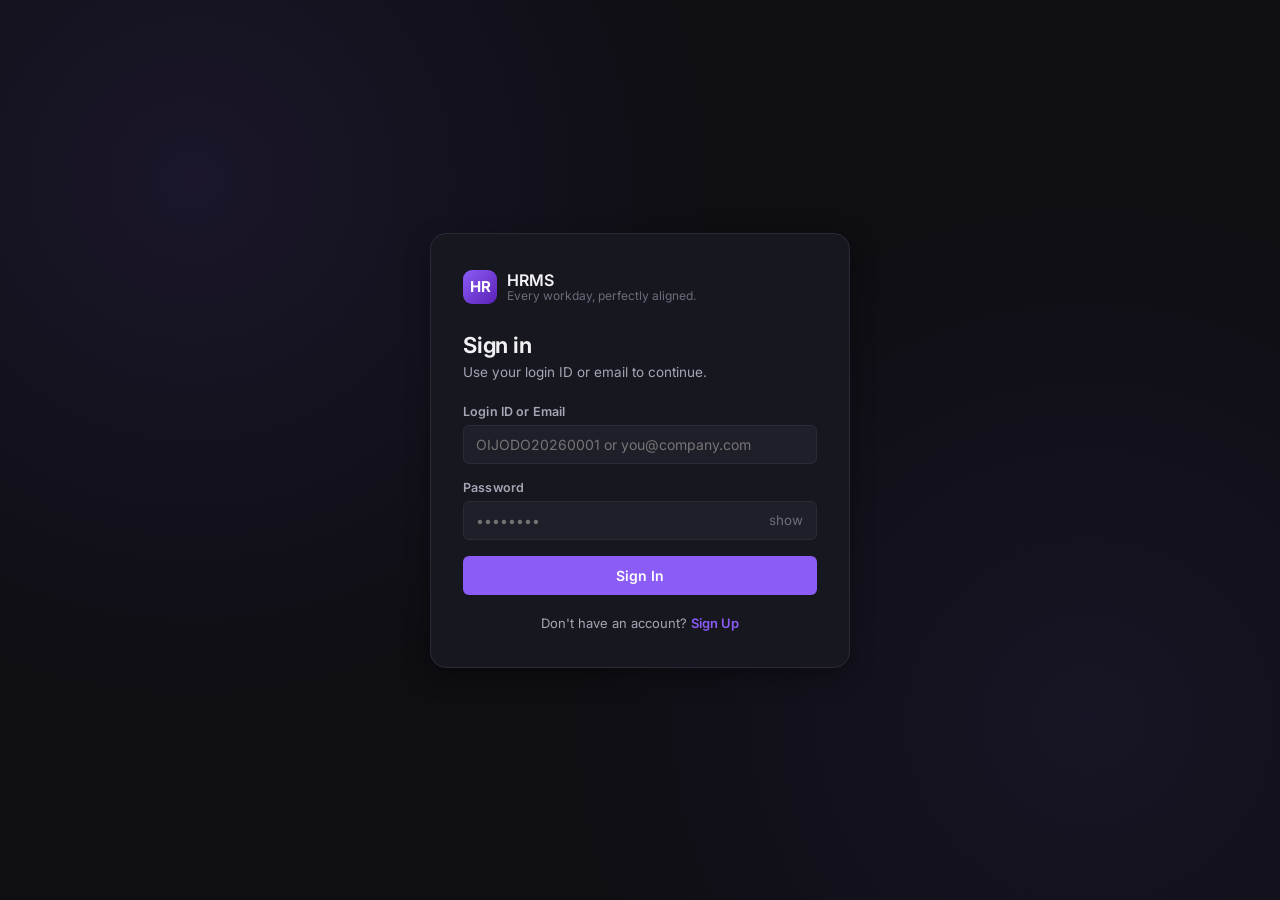
<file: frontend/index.html>
<!DOCTYPE html>
<html lang="en">
<head>
<meta charset="UTF-8">
<meta name="viewport" content="width=device-width, initial-scale=1.0">
<title>Sign In · HRMS</title>
<link rel="preconnect" href="https://fonts.googleapis.com">
<link href="https://fonts.googleapis.com/css2?family=Inter:wght@400;500;600;650;700&display=swap" rel="stylesheet">
<link rel="stylesheet" href="css/style.css">
</head>
<body>
  <div class="centered-shell">
    <div class="auth-card">
      <div class="brand-row">
        <div class="brand-mark">HR</div>
        <div>
          <div class="brand-name">HRMS</div>
          <div class="brand-tagline">Every workday, perfectly aligned.</div>
        </div>
      </div>

      <h1 class="page-title">Sign in</h1>
      <p class="subtitle">Use your login ID or email to continue.</p>

      <div class="banner" id="banner"></div>

      <form id="loginForm" novalidate>
        <div class="field">
          <label for="login">Login ID or Email</label>
          <input type="text" id="login" autocomplete="username" placeholder="OIJODO20260001 or you@company.com" required>
          <div class="error-text" id="loginError">Please enter your login ID or email.</div>
        </div>
        <div class="field">
          <label for="password">Password</label>
          <div class="password-wrap">
            <input type="password" id="password" autocomplete="current-password" placeholder="••••••••" required>
            <button type="button" class="password-toggle" id="togglePw">show</button>
          </div>
          <div class="error-text" id="passwordError">Please enter your password.</div>
        </div>
        <button type="submit" class="btn btn-primary" id="submitBtn">Sign In</button>
      </form>

      <div class="form-footer">
        Don't have an account? <button class="link-btn" onclick="window.location.href='signup.html'">Sign Up</button>
      </div>
    </div>
  </div>

  <script src="js/api.js"></script>
  <script>
    if (Auth.getToken()) window.location.href = "dashboard.html";

    const form = document.getElementById("loginForm");
    const banner = document.getElementById("banner");
    const submitBtn = document.getElementById("submitBtn");

    document.getElementById("togglePw").addEventListener("click", (e) => {
      const input = document.getElementById("password");
      const isPw = input.type === "password";
      input.type = isPw ? "text" : "password";
      e.target.textContent = isPw ? "hide" : "show";
    });

    function validateField(inputId, errorId, isValid) {
      const input = document.getElementById(inputId);
      const error = document.getElementById(errorId);
      input.classList.toggle("invalid", !isValid);
      error.classList.toggle("show", !isValid);
      return isValid;
    }

    form.addEventListener("submit", async (e) => {
      e.preventDefault();
      hideBanner(banner);

      const login = document.getElementById("login").value.trim();
      const password = document.getElementById("password").value;

      const loginOk = validateField("login", "loginError", login.length > 0);
      const pwOk = validateField("password", "passwordError", password.length > 0);
      if (!loginOk || !pwOk) return;

      submitBtn.disabled = true;
      submitBtn.textContent = "Signing in…";
      try {
        const data = await api.post("/api/auth/login", { login, password });
        Auth.setSession(data.access_token, {
          role: data.role,
          login_id: data.login_id,
          full_name: data.full_name,
          must_change_password: data.must_change_password,
          company_name: data.company_name,
          company_logo_url: data.company_logo_url,
        });
        window.location.href = data.must_change_password ? "change-password.html" : "dashboard.html";
      } catch (err) {
        showBanner(banner, err.message, "error");
      } finally {
        submitBtn.disabled = false;
        submitBtn.textContent = "Sign In";
      }
    });
  </script>
</body>
</html>
</file>
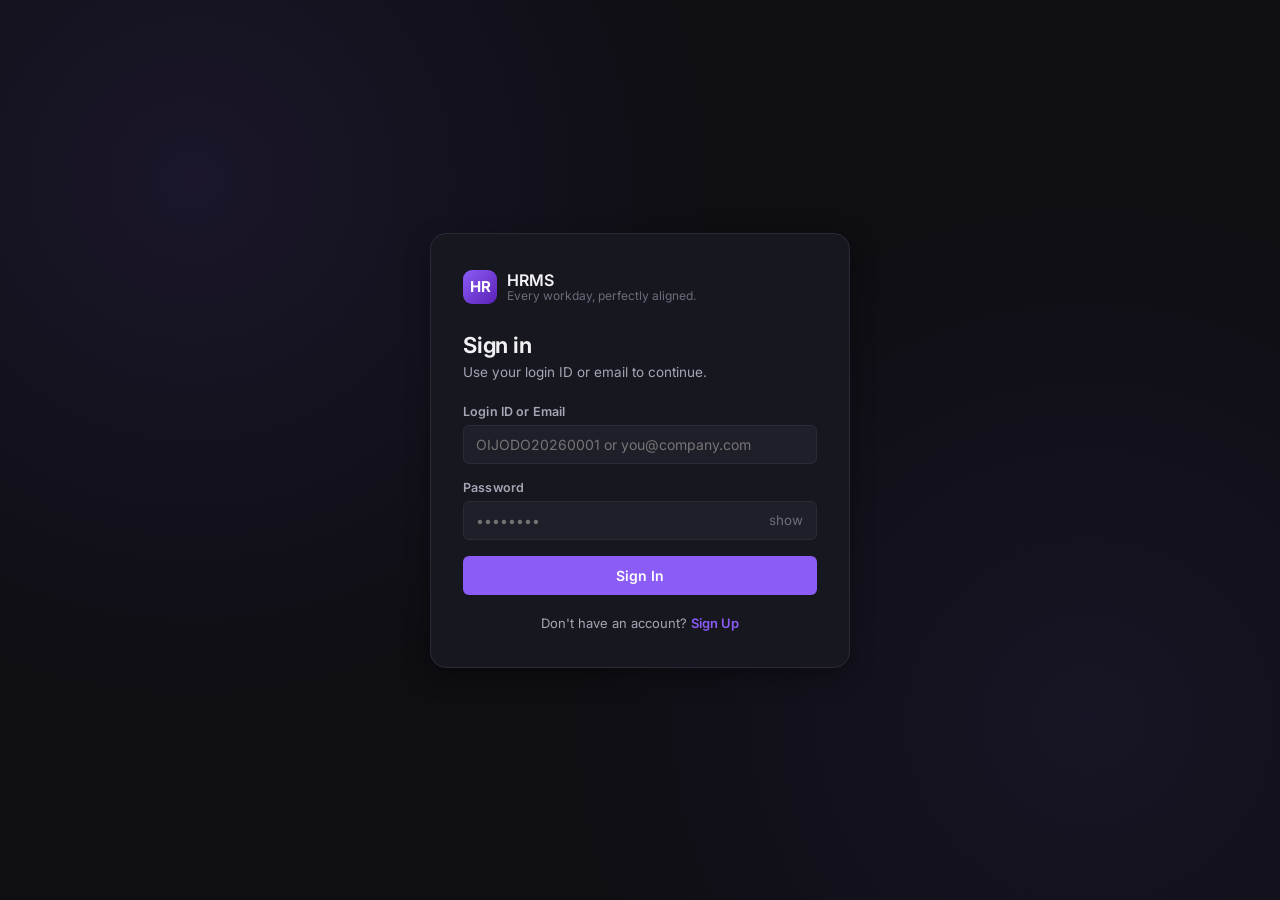
<file: frontend/attendance.html>
<!DOCTYPE html>
<html lang="en">
<head>
<meta charset="UTF-8">
<meta name="viewport" content="width=device-width, initial-scale=1.0">
<title>Attendance · HRMS</title>
<link rel="preconnect" href="https://fonts.googleapis.com">
<link href="https://fonts.googleapis.com/css2?family=Inter:wght@400;500;600;650;700&display=swap" rel="stylesheet">
<link rel="stylesheet" href="css/style.css">
</head>
<body>
  <div id="topbar-mount"></div>

  <div class="page-wrap">
    <div class="page-head">
      <div>
        <h1 class="page-title">Attendance</h1>
        <p class="subtitle mt-0" id="pageSubtitle">Loading…</p>
      </div>
      <div style="display:flex; gap:10px; align-items:center;">
        <button class="btn-icon" id="prevBtn">←</button>
        <span id="dateLabel" style="font-weight:600; font-size:13.5px; min-width:150px; text-align:center;"></span>
        <button class="btn-icon" id="nextBtn">→</button>
      </div>
    </div>

    <div class="stat-row" id="statRow"></div>

    <div class="panel">
      <table class="data-table">
        <thead id="tableHead"></thead>
        <tbody id="tableBody">
          <tr><td colspan="6"><div class="skeleton" style="height:40px;"></div></td></tr>
        </tbody>
      </table>
    </div>
  </div>

  <script src="js/api.js"></script>
  <script src="js/shell.js"></script>
  <script>
    const session = renderShell("attendance");
    const isAdmin = session.role === "admin";
    let cursorDate = new Date();

    document.getElementById("pageSubtitle").textContent = isAdmin
      ? "Everyone's check-in/check-out for the selected day."
      : "Your day-wise attendance for the selected month.";

    document.getElementById("prevBtn").addEventListener("click", () => {
      if (isAdmin) cursorDate.setDate(cursorDate.getDate() - 1);
      else cursorDate.setMonth(cursorDate.getMonth() - 1);
      load();
    });
    document.getElementById("nextBtn").addEventListener("click", () => {
      if (isAdmin) cursorDate.setDate(cursorDate.getDate() + 1);
      else cursorDate.setMonth(cursorDate.getMonth() + 1);
      load();
    });

    async function load() {
      if (isAdmin) await loadAdminView(); else await loadSelfView();
    }

    async function loadAdminView() {
      document.getElementById("dateLabel").textContent = cursorDate.toLocaleDateString("en-IN", { day: "2-digit", month: "short", year: "numeric" });
      document.getElementById("tableHead").innerHTML = `<tr><th>Employee</th><th>Check In</th><th>Check Out</th><th>Status</th><th>Work Hours</th><th>Extra Hours</th></tr>`;
      const dateStr = cursorDate.toISOString().slice(0, 10);
      try {
        const rows = await api.get(`/api/attendance/all?work_date=${dateStr}`);
        renderStats(rows);
        renderBody(rows, true);
      } catch (err) {
        document.getElementById("tableBody").innerHTML = `<tr><td colspan="6"><div class="empty-state">${err.message}</div></td></tr>`;
      }
    }

    async function loadSelfView() {
      document.getElementById("dateLabel").textContent = cursorDate.toLocaleDateString("en-IN", { month: "long", year: "numeric" });
      document.getElementById("tableHead").innerHTML = `<tr><th>Date</th><th>Check In</th><th>Check Out</th><th>Status</th><th>Work Hours</th><th>Extra Hours</th></tr>`;
      try {
        const rows = await api.get(`/api/attendance/me?month=${cursorDate.getMonth() + 1}&year=${cursorDate.getFullYear()}`);
        renderStats(rows);
        renderBody(rows, false);
      } catch (err) {
        document.getElementById("tableBody").innerHTML = `<tr><td colspan="6"><div class="empty-state">${err.message}</div></td></tr>`;
      }
    }

    function renderStats(rows) {
      const present = rows.filter(r => r.status === "present").length;
      const halfDay = rows.filter(r => r.status === "half_day").length;
      const leave = rows.filter(r => r.status === "leave").length;
      const totalHours = rows.reduce((sum, r) => sum + (r.work_hours || 0), 0);
      document.getElementById("statRow").innerHTML = `
        <div class="stat-card"><div class="val">${present}</div><div class="lbl">Days Present</div></div>
        <div class="stat-card"><div class="val">${halfDay}</div><div class="lbl">Half Days</div></div>
        <div class="stat-card"><div class="val">${leave}</div><div class="lbl">On Leave</div></div>
        <div class="stat-card"><div class="val">${totalHours.toFixed(1)}h</div><div class="lbl">Total Work Hours</div></div>
      `;
    }

    function renderBody(rows, isAdminView) {
      const body = document.getElementById("tableBody");
      if (!rows.length) {
        body.innerHTML = `<tr><td colspan="6"><div class="empty-state"><div class="icon">🗓️</div>No attendance records for this ${isAdminView ? 'day' : 'month'} yet.</div></td></tr>`;
        return;
      }
      body.innerHTML = rows.map(r => `
        <tr>
          <td>${isAdminView ? r.employee_name : fmtDate(r.work_date)}</td>
          <td>${fmtTime(r.check_in)}</td>
          <td>${fmtTime(r.check_out)}</td>
          <td><span class="badge ${r.status}">${r.status.replace('_', ' ')}</span></td>
          <td>${r.work_hours}h</td>
          <td>${r.extra_hours}h</td>
        </tr>
      `).join("");
    }

    load();
  </script>
</body>
</html>
</file>
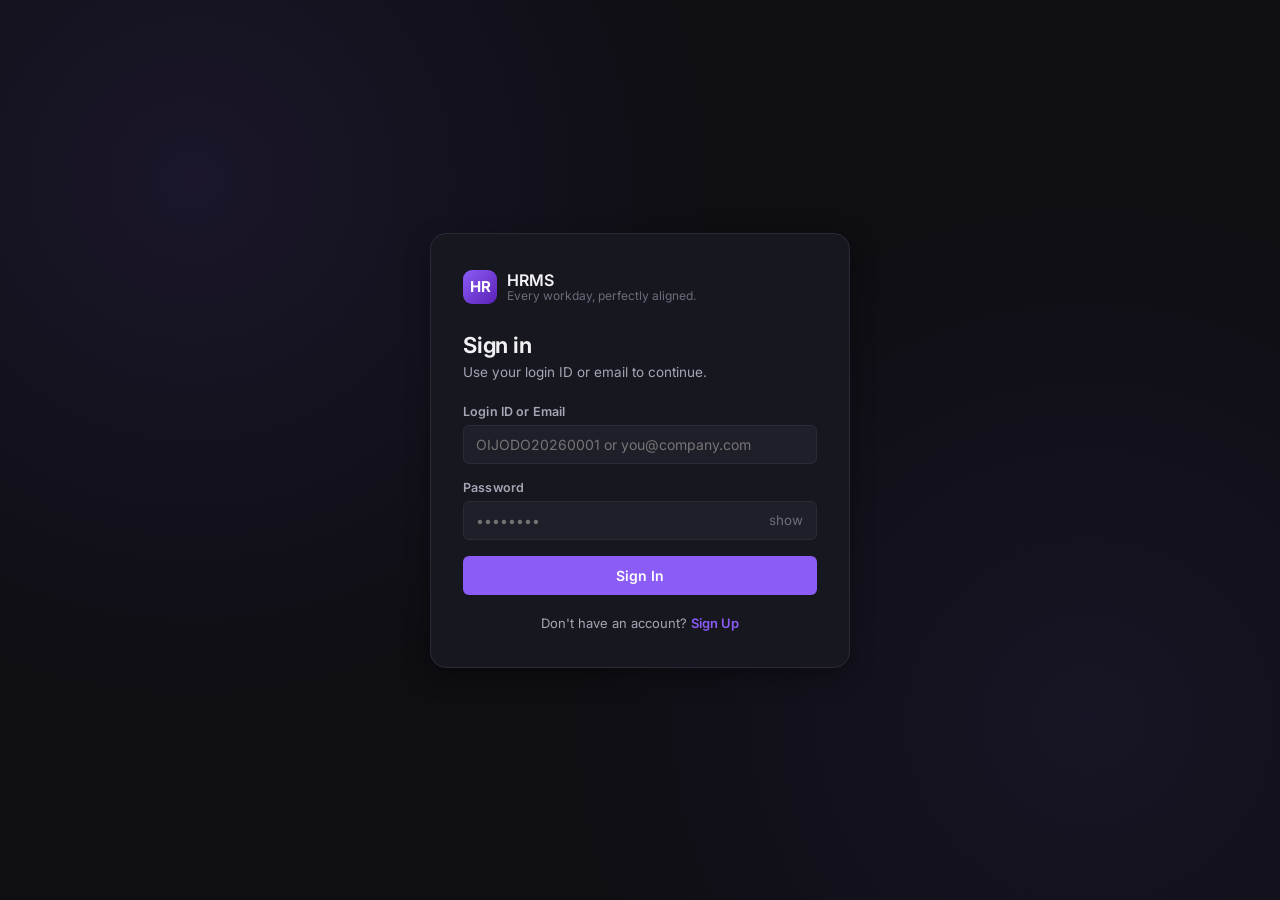
<file: frontend/change-password.html>
<!DOCTYPE html>
<html lang="en">
<head>
<meta charset="UTF-8">
<meta name="viewport" content="width=device-width, initial-scale=1.0">
<title>Set New Password · HRMS</title>
<link rel="preconnect" href="https://fonts.googleapis.com">
<link href="https://fonts.googleapis.com/css2?family=Inter:wght@400;500;600;650;700&display=swap" rel="stylesheet">
<link rel="stylesheet" href="css/style.css">
</head>
<body>
  <div class="centered-shell">
    <div class="auth-card">
      <div class="brand-row">
        <div class="brand-mark">HR</div>
        <div>
          <div class="brand-name">HRMS</div>
        </div>
      </div>
      <h1 class="page-title">Set a new password</h1>
      <p class="subtitle">You're using a system-generated password. Set your own before continuing.</p>

      <div class="banner" id="banner"></div>

      <form id="pwForm" novalidate>
        <div class="field">
          <label for="oldPassword">Current (temporary) password</label>
          <input type="password" id="oldPassword" required>
        </div>
        <div class="field">
          <label for="newPassword">New password</label>
          <input type="password" id="newPassword" required>
          <p class="helper-text">Must be 8+ characters, with at least one uppercase letter and one number.</p>
        </div>
        <button type="submit" class="btn btn-primary" id="submitBtn">Update Password</button>
      </form>
    </div>
  </div>

  <script src="js/api.js"></script>
  <script>
    Auth.requireLogin();
    const form = document.getElementById("pwForm");
    const banner = document.getElementById("banner");
    const submitBtn = document.getElementById("submitBtn");

    form.addEventListener("submit", async (e) => {
      e.preventDefault();
      hideBanner(banner);
      const old_password = document.getElementById("oldPassword").value;
      const new_password = document.getElementById("newPassword").value;

      if (!(new_password.length >= 8 && /[A-Z]/.test(new_password) && /[0-9]/.test(new_password))) {
        showBanner(banner, "New password must be 8+ characters with an uppercase letter and a number.", "error");
        return;
      }

      submitBtn.disabled = true;
      try {
        await api.post("/api/auth/change-password", { old_password, new_password });
        const session = Auth.getSession();
        session.must_change_password = false;
        localStorage.setItem("hrms_session", JSON.stringify(session));
        toast("Password updated.", "success");
        window.location.href = "dashboard.html";
      } catch (err) {
        showBanner(banner, err.message, "error");
      } finally {
        submitBtn.disabled = false;
      }
    });
  </script>
</body>
</html>
</file>
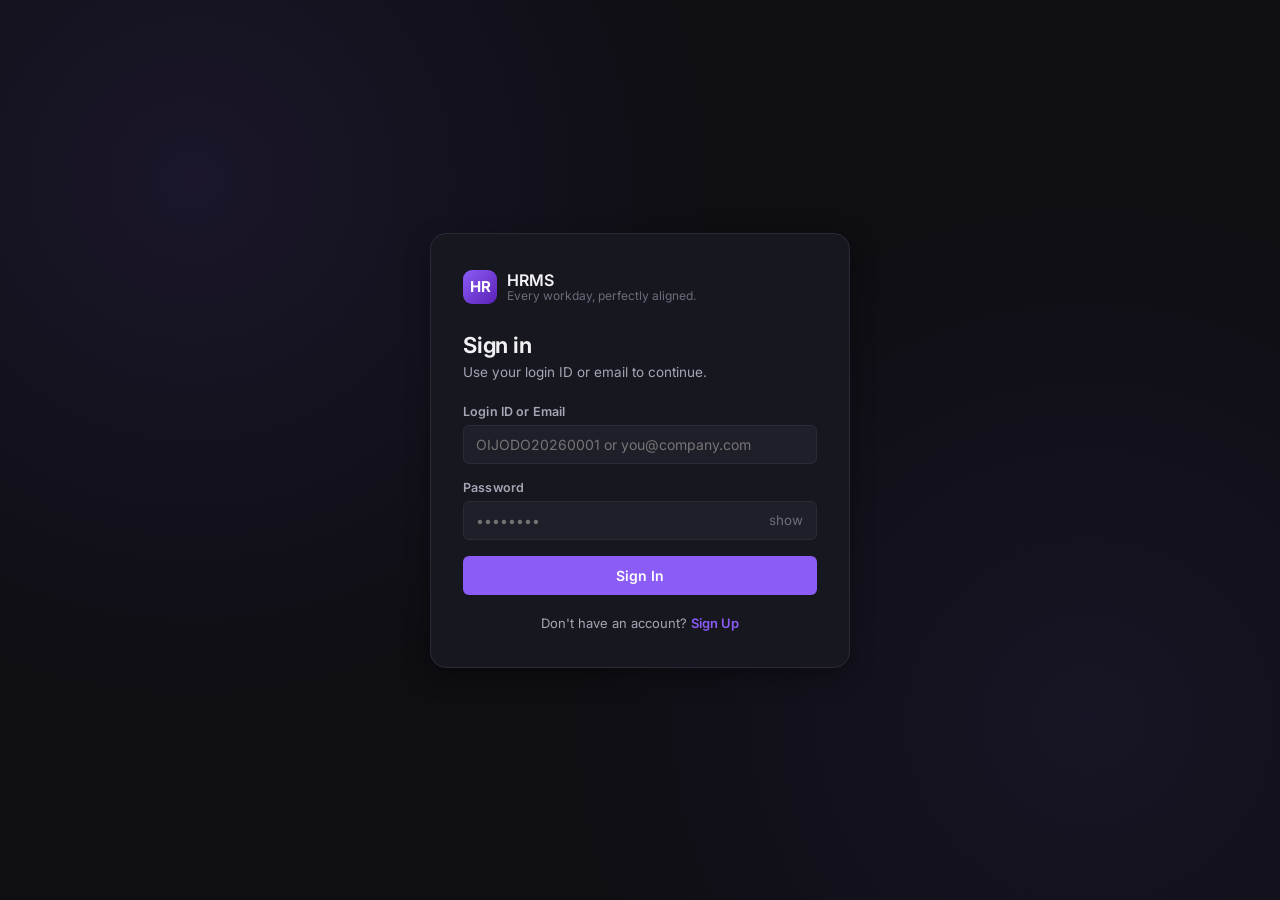
<file: frontend/dashboard.html>
<!DOCTYPE html>
<html lang="en">
<head>
<meta charset="UTF-8">
<meta name="viewport" content="width=device-width, initial-scale=1.0">
<title>Employees · HRMS</title>
<link rel="preconnect" href="https://fonts.googleapis.com">
<link href="https://fonts.googleapis.com/css2?family=Inter:wght@400;500;600;650;700&display=swap" rel="stylesheet">
<link rel="stylesheet" href="css/style.css">
</head>
<body>
  <div id="topbar-mount"></div>

  <div class="page-wrap">
    <div class="checkinout-card" id="checkInOutCard">
      <div>
        <div style="font-weight:650; font-size:15px;" id="ciGreeting">Welcome back!</div>
        <div class="text-muted" style="font-size:12.5px; margin-top:2px;" id="ciStatus">Loading today's status…</div>
      </div>
      <div style="display:flex; gap:10px;">
        <button class="btn btn-primary btn-sm" id="checkInBtn" style="display:none;">Check In →</button>
        <button class="btn btn-ghost btn-sm" id="checkOutBtn" style="display:none;">Check Out →</button>
      </div>
    </div>

    <div class="page-head">
      <div>
        <h1 class="page-title">Employees</h1>
        <p class="subtitle mt-0">Click a card to view an employee's profile.</p>
      </div>
      <div style="display:flex; gap:10px; align-items:center;">
        <input type="text" class="topbar-search" id="searchInput" placeholder="Search employees…">
        <button class="btn btn-primary btn-sm" id="newEmployeeBtn" style="display:none; white-space:nowrap;">+ New</button>
      </div>
    </div>

    <div class="emp-grid" id="empGrid">
      <div class="skeleton" style="height:140px;"></div>
      <div class="skeleton" style="height:140px;"></div>
      <div class="skeleton" style="height:140px;"></div>
      <div class="skeleton" style="height:140px;"></div>
    </div>
  </div>

  <!-- Admin: create employee modal -->
  <div class="modal-overlay" id="newEmpModal">
    <div class="modal-box">
      <div class="modal-head">
        <h3>Add Employee</h3>
        <button class="modal-close" id="closeNewEmpModal">✕</button>
      </div>
      <div class="banner" id="newEmpBanner"></div>
      <form id="newEmpForm">
        <div class="field-row">
          <div class="field"><label>First Name</label><input type="text" id="neFirst" required></div>
          <div class="field"><label>Last Name</label><input type="text" id="neLast" required></div>
        </div>
        <div class="field"><label>Email</label><input type="email" id="neEmail" required></div>
        <div class="field"><label>Phone</label><input type="tel" id="nePhone"></div>
        <div class="field">
          <label>Role</label>
          <select id="neRole"><option value="employee">Employee</option><option value="admin">Admin / HR Officer</option></select>
        </div>
        <p class="helper-text">A login ID and temporary password will be generated automatically. The employee changes it on first login.</p>
        <button type="submit" class="btn btn-primary" id="neSubmit">Create Employee</button>
      </form>
    </div>
  </div>

  <!-- Result modal showing generated credentials -->
  <div class="modal-overlay" id="credsModal">
    <div class="modal-box">
      <div class="modal-head"><h3>Employee Created</h3><button class="modal-close" id="closeCredsModal">✕</button></div>
      <p class="subtitle mt-0">Share these credentials securely. The employee must change the password on first login.</p>
      <div class="panel" style="background: var(--surface-2);">
        <div style="font-family: var(--font-mono); font-size: 14px; line-height: 2;">
          <div>Login ID: <strong id="credsLoginId"></strong></div>
          <div>Temp Password: <strong id="credsPassword"></strong></div>
        </div>
      </div>
      <button class="btn btn-primary" id="closeCredsBtn" style="margin-top:16px;">Done</button>
    </div>
  </div>

  <script src="js/api.js"></script>
  <script src="js/shell.js"></script>
  <script>
    const session = renderShell("dashboard");
    document.getElementById("ciGreeting").textContent = `Welcome back, ${session.full_name.split(" ")[0]}!`;

    if (session.role === "admin") {
      document.getElementById("newEmployeeBtn").style.display = "inline-flex";
      document.getElementById("checkInOutCard").querySelector("#ciStatus").textContent = "You can check in/out just like any employee.";
    }

    let allEmployees = [];

    async function loadEmployees(search = "") {
      const grid = document.getElementById("empGrid");
      try {
        const data = await api.get(`/api/employees?search=${encodeURIComponent(search)}`);
        allEmployees = data;
        renderGrid(data);
      } catch (err) {
        grid.innerHTML = `<div class="empty-state" style="grid-column:1/-1;"><div class="icon">⚠️</div>${err.message}</div>`;
      }
    }

    function statusIcon(status) {
      if (status === "present") return '<span class="emp-status-icon" title="Present">🟢</span>';
      if (status === "leave") return '<span class="emp-status-icon" title="On leave">✈️</span>';
      return '<span class="emp-status-icon" title="Absent">🟡</span>';
    }

    function renderGrid(data) {
      const grid = document.getElementById("empGrid");
      if (!data.length) {
        grid.innerHTML = `<div class="empty-state" style="grid-column:1/-1;"><div class="icon">🔍</div>No employees match your search.</div>`;
        return;
      }
      grid.innerHTML = data.map(emp => `
        <div class="emp-card" onclick="window.location.href='profile.html?id=${emp.id}'">
          ${statusIcon(emp.attendance_status_today)}
          <div class="emp-avatar">${initials(emp.full_name)}</div>
          <div class="emp-name">${emp.full_name}</div>
          <div class="emp-role">${emp.job_position || "—"}</div>
        </div>
      `).join("");
    }

    let searchTimer;
    document.getElementById("searchInput").addEventListener("input", (e) => {
      clearTimeout(searchTimer);
      searchTimer = setTimeout(() => loadEmployees(e.target.value), 250);
    });

    loadEmployees();

    // ---------------------------------------------------- check-in/out
    async function refreshCheckInOut() {
      try {
        const rows = await api.get("/api/attendance/me");
        const today = new Date().toISOString().slice(0, 10);
        const row = rows.find(r => r.work_date === today);
        const statusEl = document.getElementById("ciStatus");
        const inBtn = document.getElementById("checkInBtn");
        const outBtn = document.getElementById("checkOutBtn");

        if (!row || !row.check_in) {
          statusEl.textContent = "You haven't checked in today.";
          inBtn.style.display = "inline-flex"; outBtn.style.display = "none";
        } else if (row.check_in && !row.check_out) {
          statusEl.textContent = `Checked in at ${fmtTime(row.check_in)}.`;
          inBtn.style.display = "none"; outBtn.style.display = "inline-flex";
        } else {
          statusEl.textContent = `Done for today — worked ${row.work_hours}h (in ${fmtTime(row.check_in)}, out ${fmtTime(row.check_out)}).`;
          inBtn.style.display = "none"; outBtn.style.display = "none";
        }
      } catch { /* ignore, non-critical */ }
    }
    refreshCheckInOut();

    document.getElementById("checkInBtn").addEventListener("click", async () => {
      try { await api.post("/api/attendance/check-in"); toast("Checked in!", "success"); refreshCheckInOut(); refreshStatusDot(); }
      catch (err) { toast(err.message, "error"); }
    });
    document.getElementById("checkOutBtn").addEventListener("click", async () => {
      try { await api.post("/api/attendance/check-out"); toast("Checked out!", "success"); refreshCheckInOut(); refreshStatusDot(); loadEmployees(); }
      catch (err) { toast(err.message, "error"); }
    });

    // ---------------------------------------------------- admin: add employee
    const newEmpModal = document.getElementById("newEmpModal");
    document.getElementById("newEmployeeBtn")?.addEventListener("click", () => newEmpModal.classList.add("show"));
    document.getElementById("closeNewEmpModal").addEventListener("click", () => newEmpModal.classList.remove("show"));

    document.getElementById("newEmpForm").addEventListener("submit", async (e) => {
      e.preventDefault();
      const banner = document.getElementById("newEmpBanner");
      hideBanner(banner);
      const submitBtn = document.getElementById("neSubmit");
      submitBtn.disabled = true;
      try {
        const data = await api.post("/api/employees", {
          first_name: document.getElementById("neFirst").value.trim(),
          last_name: document.getElementById("neLast").value.trim(),
          email: document.getElementById("neEmail").value.trim(),
          phone: document.getElementById("nePhone").value.trim() || null,
          role: document.getElementById("neRole").value,
        });
        newEmpModal.classList.remove("show");
        document.getElementById("newEmpForm").reset();
        document.getElementById("credsLoginId").textContent = data.login_id;
        document.getElementById("credsPassword").textContent = data.temp_password;
        document.getElementById("credsModal").classList.add("show");
        loadEmployees();
      } catch (err) {
        showBanner(banner, err.message, "error");
      } finally {
        submitBtn.disabled = false;
      }
    });

    document.getElementById("closeCredsModal").addEventListener("click", () => document.getElementById("credsModal").classList.remove("show"));
    document.getElementById("closeCredsBtn").addEventListener("click", () => document.getElementById("credsModal").classList.remove("show"));
  </script>
</body>
</html>
</file>
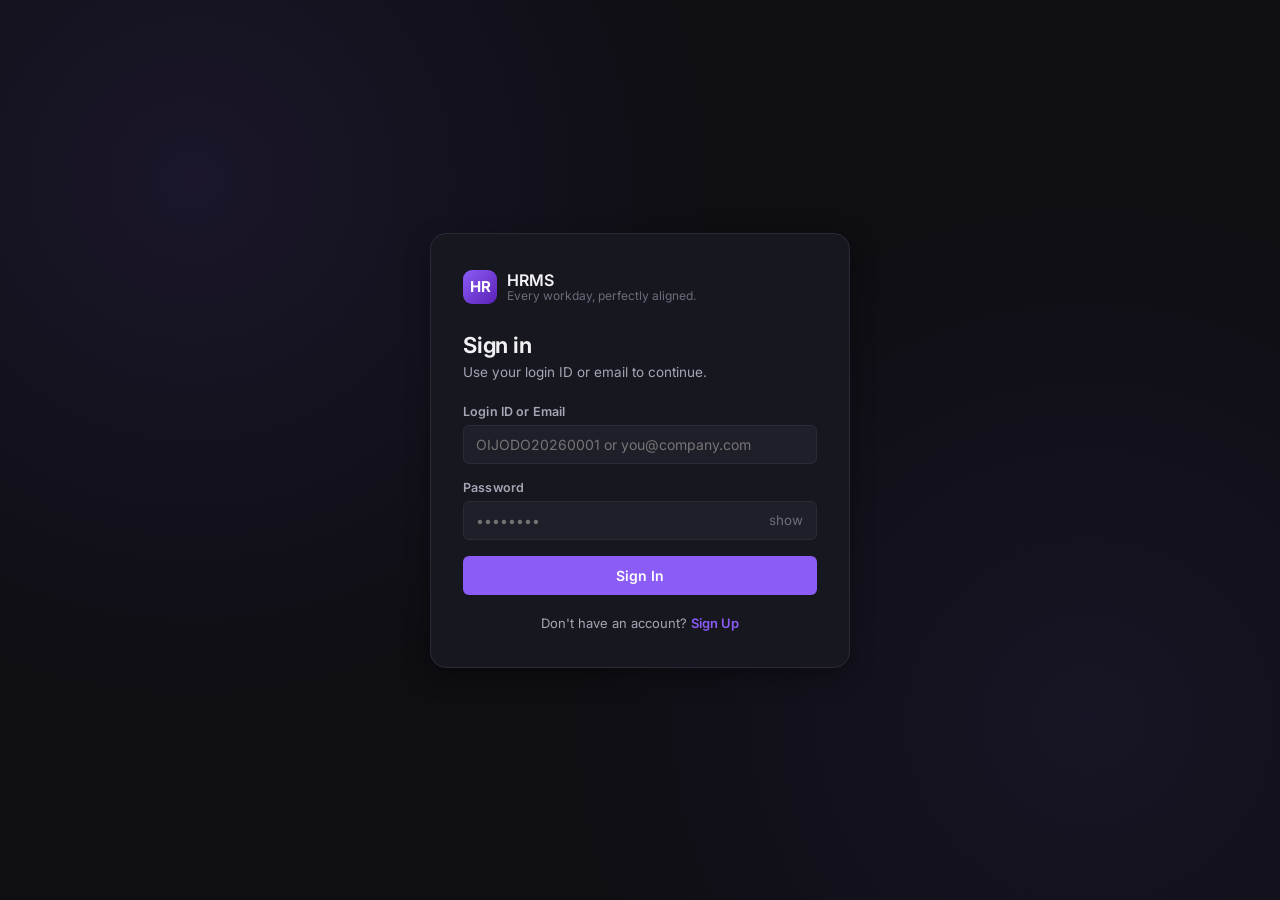
<file: frontend/profile.html>
<!DOCTYPE html>
<html lang="en">
<head>
<meta charset="UTF-8">
<meta name="viewport" content="width=device-width, initial-scale=1.0">
<title>Profile · HRMS</title>
<link rel="preconnect" href="https://fonts.googleapis.com">
<link href="https://fonts.googleapis.com/css2?family=Inter:wght@400;500;600;650;700&display=swap" rel="stylesheet">
<link rel="stylesheet" href="css/style.css">
</head>
<body>
  <div id="topbar-mount"></div>

  <div class="page-wrap" style="max-width: 900px;">
    <div class="panel" id="headerPanel">
      <div class="skeleton" style="height:80px;"></div>
    </div>

    <div class="panel">
      <div class="tabs" id="tabBar"></div>
      <div id="tabContent"></div>
    </div>
  </div>

  <script src="js/api.js"></script>
  <script src="js/shell.js"></script>
  <script>
    const session = renderShell("dashboard");
    const params = new URLSearchParams(window.location.search);
    const viewingId = params.get("id");

    let profile = null;
    let isSelf = false;
    let isAdmin = session.role === "admin";
    let canEditJobFields = false; // admin editing someone else
    let canEditPersonalFields = false; // self editing own limited fields

    async function loadProfile() {
      try {
        profile = viewingId ? await api.get(`/api/employees/${viewingId}`) : await api.get("/api/employees/me");
        isSelf = profile.login_id === session.login_id;
        canEditJobFields = isAdmin && !isSelf;
        canEditPersonalFields = isSelf;
        renderHeader();
        renderTabs();
      } catch (err) {
        document.getElementById("headerPanel").innerHTML = `<div class="empty-state"><div class="icon">⚠️</div>${err.message}</div>`;
      }
    }

    function renderHeader() {
      document.getElementById("headerPanel").innerHTML = `
        <div style="display:flex; align-items:center; gap:18px;">
          <div class="emp-avatar" style="width:64px; height:64px; font-size:20px;">${initials(profile.first_name + " " + profile.last_name)}</div>
          <div style="flex:1;">
            <div style="font-size:18px; font-weight:650;">${profile.first_name} ${profile.last_name}</div>
            <div class="text-muted" style="font-size:13px; margin-top:2px;">${profile.job_position || "No job title set"} · ${profile.department || "—"}</div>
            <div class="text-muted" style="font-size:12px; margin-top:4px; font-family: var(--font-mono);">${profile.login_id} · ${profile.email}</div>
          </div>
          ${!isSelf && !isAdmin ? '<span class="badge" style="background:var(--surface-2); color:var(--text-faint);">View only</span>' : ''}
        </div>
      `;
    }

    function renderTabs() {
      const tabs = [
        { key: "resume", label: "Resume" },
        { key: "private", label: "Private Info" },
      ];
      if (isAdmin || isSelf) {
        tabs.push({ key: "salary", label: "Salary Info" });
      }
      if (isSelf) {
        tabs.push({ key: "security", label: "Security" });
      }

      document.getElementById("tabBar").innerHTML = tabs.map((t, i) => `
        <button class="tab-btn ${i === 0 ? 'active' : ''}" data-tab="${t.key}">${t.label}</button>
      `).join("");

      document.querySelectorAll(".tab-btn").forEach(btn => {
        btn.addEventListener("click", () => {
          document.querySelectorAll(".tab-btn").forEach(b => b.classList.remove("active"));
          btn.classList.add("active");
          renderTabContent(btn.dataset.tab);
        });
      });

      renderTabContent("resume");
    }

    function field(label, value, editable, key, type = "text") {
      if (!editable) {
        return `<div class="field"><label>${label}</label><div style="padding:9px 0; font-size:14px;">${value || '<span class="text-muted">—</span>'}</div></div>`;
      }
      return `<div class="field"><label>${label}</label><input type="${type}" data-field="${key}" value="${value || ''}"></div>`;
    }

    function renderTabContent(tab) {
      const container = document.getElementById("tabContent");
      const canEditThisTab = tab === "salary" ? isAdmin && !isSelf : (canEditJobFields || canEditPersonalFields);

      if (tab === "resume") {
        container.innerHTML = `
          <div class="grid-2">
            <div class="field"><label>About</label><textarea rows="3" data-field="about" ${canEditPersonalFields || canEditJobFields ? '' : 'disabled'}>${profile.about || ''}</textarea></div>
            <div class="field"><label>What I love about my job</label><textarea rows="3" data-field="what_i_love" ${canEditPersonalFields || canEditJobFields ? '' : 'disabled'}>${profile.what_i_love || ''}</textarea></div>
          </div>
          <div class="field"><label>Interests &amp; hobbies</label><textarea rows="2" data-field="hobbies" ${canEditPersonalFields || canEditJobFields ? '' : 'disabled'}>${profile.hobbies || ''}</textarea></div>
          <div class="grid-2" style="margin-top: 10px;">
            <div>
              <label style="font-size:12.5px; font-weight:600; color:var(--text-dim);">Skills</label>
              <div style="display:flex; flex-wrap:wrap; gap:6px; margin:8px 0;" id="skillsList">
                ${profile.skills.map(s => `<span class="badge" style="background:var(--surface-2); color:var(--text-dim);">${s}</span>`).join("") || '<span class="text-muted" style="font-size:13px;">No skills added yet.</span>'}
              </div>
              ${isSelf ? '<button class="btn btn-ghost btn-sm" id="addSkillBtn">+ Add Skill</button>' : ''}
            </div>
            <div>
              <label style="font-size:12.5px; font-weight:600; color:var(--text-dim);">Certifications</label>
              <div style="display:flex; flex-wrap:wrap; gap:6px; margin:8px 0;" id="certsList">
                ${profile.certifications.map(c => `<span class="badge" style="background:var(--surface-2); color:var(--text-dim);">${c}</span>`).join("") || '<span class="text-muted" style="font-size:13px;">No certifications added yet.</span>'}
              </div>
              ${isSelf ? '<button class="btn btn-ghost btn-sm" id="addCertBtn">+ Add Certification</button>' : ''}
            </div>
          </div>
          ${(canEditPersonalFields || canEditJobFields) ? saveBar("resume") : ""}
        `;
        document.getElementById("addSkillBtn")?.addEventListener("click", async () => {
          const name = prompt("Skill name:");
          if (!name) return;
          try { profile.skills = await api.post(`/api/employees/me/skills?name=${encodeURIComponent(name)}`); renderTabContent("resume"); }
          catch (err) { toast(err.message, "error"); }
        });
        document.getElementById("addCertBtn")?.addEventListener("click", async () => {
          const name = prompt("Certification name:");
          if (!name) return;
          try { profile.certifications = await api.post(`/api/employees/me/certifications?name=${encodeURIComponent(name)}`); renderTabContent("resume"); }
          catch (err) { toast(err.message, "error"); }
        });
        wireSaveBar("resume", ["about", "what_i_love", "hobbies"]);
      }

      if (tab === "private") {
        const jobEditable = canEditJobFields;
        const personalEditable = canEditPersonalFields || canEditJobFields;
        container.innerHTML = `
          <div class="grid-2">
            ${field("Job Position", profile.job_position, jobEditable, "job_position")}
            ${field("Department", profile.department, jobEditable, "department")}
            ${field("Location", profile.location, jobEditable, "location")}
            <div class="field"><label>Manager</label><div style="padding:9px 0; font-size:14px;">${profile.manager_name || '<span class="text-muted">—</span>'}</div></div>
            ${field("Date of Birth", profile.date_of_birth, personalEditable, "date_of_birth", "date")}
            ${field("Residing Address", profile.residing_address, personalEditable, "residing_address")}
            ${field("Nationality", profile.nationality, personalEditable, "nationality")}
            ${field("Personal Email", profile.personal_email, personalEditable, "personal_email", "email")}
            ${field("Gender", profile.gender, personalEditable, "gender")}
            ${field("Marital Status", profile.marital_status, personalEditable, "marital_status")}
            ${field("Bank Name", profile.bank_name, personalEditable, "bank_name")}
            ${field("Account Number", profile.account_number, personalEditable, "account_number")}
            ${field("IFSC Code", profile.ifsc_code, personalEditable, "ifsc_code")}
            ${field("PAN No.", profile.pan_no, personalEditable, "pan_no")}
            ${field("UAN No.", profile.uan_no, personalEditable, "uan_no")}
          </div>
          ${(jobEditable || personalEditable) ? saveBar("private") : ""}
        `;
        wireSaveBar("private", ["job_position", "department", "location", "date_of_birth",
          "residing_address", "nationality", "personal_email", "gender", "marital_status",
          "bank_name", "account_number", "ifsc_code", "pan_no", "uan_no"]);
      }

      if (tab === "salary") {
        renderSalaryTab(container);
      }

      if (tab === "security") {
        container.innerHTML = `
          <div class="grid-2">
            <div class="field"><label>Current Password</label><input type="password" id="secOld"></div>
            <div class="field"><label>New Password</label><input type="password" id="secNew"></div>
          </div>
          <p class="helper-text">Must be 8+ characters with an uppercase letter and a number.</p>
          <button class="btn btn-primary btn-sm" id="secSave">Update Password</button>
        `;
        document.getElementById("secSave").addEventListener("click", async () => {
          const old_password = document.getElementById("secOld").value;
          const new_password = document.getElementById("secNew").value;
          try {
            await api.post("/api/auth/change-password", { old_password, new_password });
            toast("Password updated.", "success");
            document.getElementById("secOld").value = ""; document.getElementById("secNew").value = "";
          } catch (err) { toast(err.message, "error"); }
        });
      }
    }

    function saveBar(tab) {
      return `<div style="margin-top:16px; display:flex; justify-content:flex-end;"><button class="btn btn-primary btn-sm" id="saveBtn-${tab}">Save Changes</button></div>`;
    }

    function wireSaveBar(tab, fields) {
      const btn = document.getElementById(`saveBtn-${tab}`);
      if (!btn) return;
      btn.addEventListener("click", async () => {
        const payload = {};
        fields.forEach(f => {
          const el = document.querySelector(`[data-field="${f}"]`);
          if (el) payload[f] = el.value || null;
        });
        btn.disabled = true;
        btn.textContent = "Saving…";
        try {
          const endpoint = isSelf ? "/api/employees/me" : `/api/employees/${profile.id}`;
          profile = await api.put(endpoint, payload);
          toast("Saved.", "success");
          renderHeader();
        } catch (err) {
          toast(err.message, "error");
        } finally {
          btn.disabled = false;
          btn.textContent = "Save Changes";
        }
      });
    }

    // ---------------------------------------------------- salary tab
    async function renderSalaryTab(container) {
      container.innerHTML = `<div class="skeleton" style="height:160px;"></div>`;
      try {
        const endpoint = isSelf ? "/api/payroll/me" : `/api/payroll/${profile.id}`;
        const payroll = await api.get(endpoint);
        const editable = isAdmin && !isSelf;

        // pull the underlying % fields back out of the computed response so
        // admins can tweak them (fall back to sane defaults if not present)
        const pct = {
          basic_pct: payroll.basic_pct ?? 50.00,
          hra_pct_of_basic: payroll.hra_pct_of_basic ?? 50.00,
          standard_allowance_pct: payroll.standard_allowance_pct ?? 16.67,
          performance_bonus_pct: payroll.performance_bonus_pct ?? 8.33,
          lta_pct: payroll.lta_pct ?? 8.33,
          pf_employee_pct: payroll.pf_employee_pct ?? 12.00,
          pf_employer_pct: payroll.pf_employer_pct ?? 12.00,
          professional_tax: payroll.professional_tax ?? 200.00,
        };

        function pctInput(id, label, value) {
          return editable
            ? `<div class="field"><label>${label}</label><input type="number" step="0.01" id="${id}" value="${value}"></div>`
            : "";
        }

        container.innerHTML = `
          <div class="grid-2" style="margin-bottom:18px;">
            <div class="field"><label>Monthly Wage</label>
              <input type="number" id="payWage" value="${payroll.monthly_wage}" ${editable ? '' : 'disabled'}>
            </div>
            <div class="field"><label>Yearly Wage</label>
              <div style="padding:9px 0; font-size:14px;">${fmtCurrency(payroll.yearly_wage)}</div>
            </div>
          </div>
          <table class="data-table">
            <thead><tr><th>Component</th><th>Amount / month</th><th>% of wage</th></tr></thead>
            <tbody>
              ${payroll.components.map(c => `
                <tr><td>${c.name}<div class="text-muted" style="font-size:11.5px; margin-top:2px;">${c.description}</div></td>
                    <td>${fmtCurrency(c.amount)}</td><td>${c.percent_of_wage}%</td></tr>
              `).join("")}
            </tbody>
          </table>
          ${editable ? `
          <p class="helper-text" style="margin-top:16px;">Adjust the % rules below. Fixed Allowance always absorbs whatever remains of the wage, so the total never exceeds 100%.</p>
          <div class="grid-2">
            ${pctInput("pctBasic", "Basic (% of wage)", pct.basic_pct)}
            ${pctInput("pctHra", "HRA (% of Basic)", pct.hra_pct_of_basic)}
            ${pctInput("pctStd", "Standard Allowance (% of wage)", pct.standard_allowance_pct)}
            ${pctInput("pctBonus", "Performance Bonus (% of wage)", pct.performance_bonus_pct)}
            ${pctInput("pctLta", "Leave Travel Allowance (% of wage)", pct.lta_pct)}
            ${pctInput("pctPfEmp", "Employee PF (% of Basic)", pct.pf_employee_pct)}
            ${pctInput("pctPfEr", "Employer PF (% of Basic)", pct.pf_employer_pct)}
            ${pctInput("pctTax", "Professional Tax (flat / month)", pct.professional_tax)}
          </div>` : ""}
          <div class="grid-2" style="margin-top:18px;">
            <div class="field"><label>Employee PF Contribution</label><div style="padding:9px 0;">${fmtCurrency(payroll.pf_employee)}</div></div>
            <div class="field"><label>Employer PF Contribution</label><div style="padding:9px 0;">${fmtCurrency(payroll.pf_employer)}</div></div>
            <div class="field"><label>Professional Tax</label><div style="padding:9px 0;">${fmtCurrency(payroll.professional_tax)}</div></div>
            <div class="field"><label>Net Pay</label><div style="padding:9px 0; font-weight:650;">${fmtCurrency(payroll.net_pay)}</div></div>
          </div>
          ${editable ? `<div style="margin-top:16px; display:flex; justify-content:flex-end;"><button class="btn btn-primary btn-sm" id="saveSalaryBtn">Recalculate &amp; Save</button></div>` : ""}
        `;

        document.getElementById("saveSalaryBtn")?.addEventListener("click", async () => {
          const wage = parseFloat(document.getElementById("payWage").value);
          if (isNaN(wage) || wage < 0) { toast("Enter a valid monthly wage.", "error"); return; }
          const val = (id) => parseFloat(document.getElementById(id).value);
          try {
            await api.put(`/api/payroll/${profile.id}`, {
              monthly_wage: wage,
              working_days_per_week: payroll.working_days_per_week,
              break_time_hours: payroll.break_time_hours,
              basic_pct: val("pctBasic"), hra_pct_of_basic: val("pctHra"),
              standard_allowance_pct: val("pctStd"), performance_bonus_pct: val("pctBonus"), lta_pct: val("pctLta"),
              pf_employee_pct: val("pctPfEmp"), pf_employer_pct: val("pctPfEr"), professional_tax: val("pctTax"),
            });
            toast("Salary updated.", "success");
            renderSalaryTab(container);
          } catch (err) { toast(err.message, "error"); }
        });
      } catch (err) {
        container.innerHTML = `<div class="empty-state"><div class="icon">⚠️</div>${err.message}</div>`;
      }
    }

    loadProfile();
  </script>
</body>
</html>
</file>
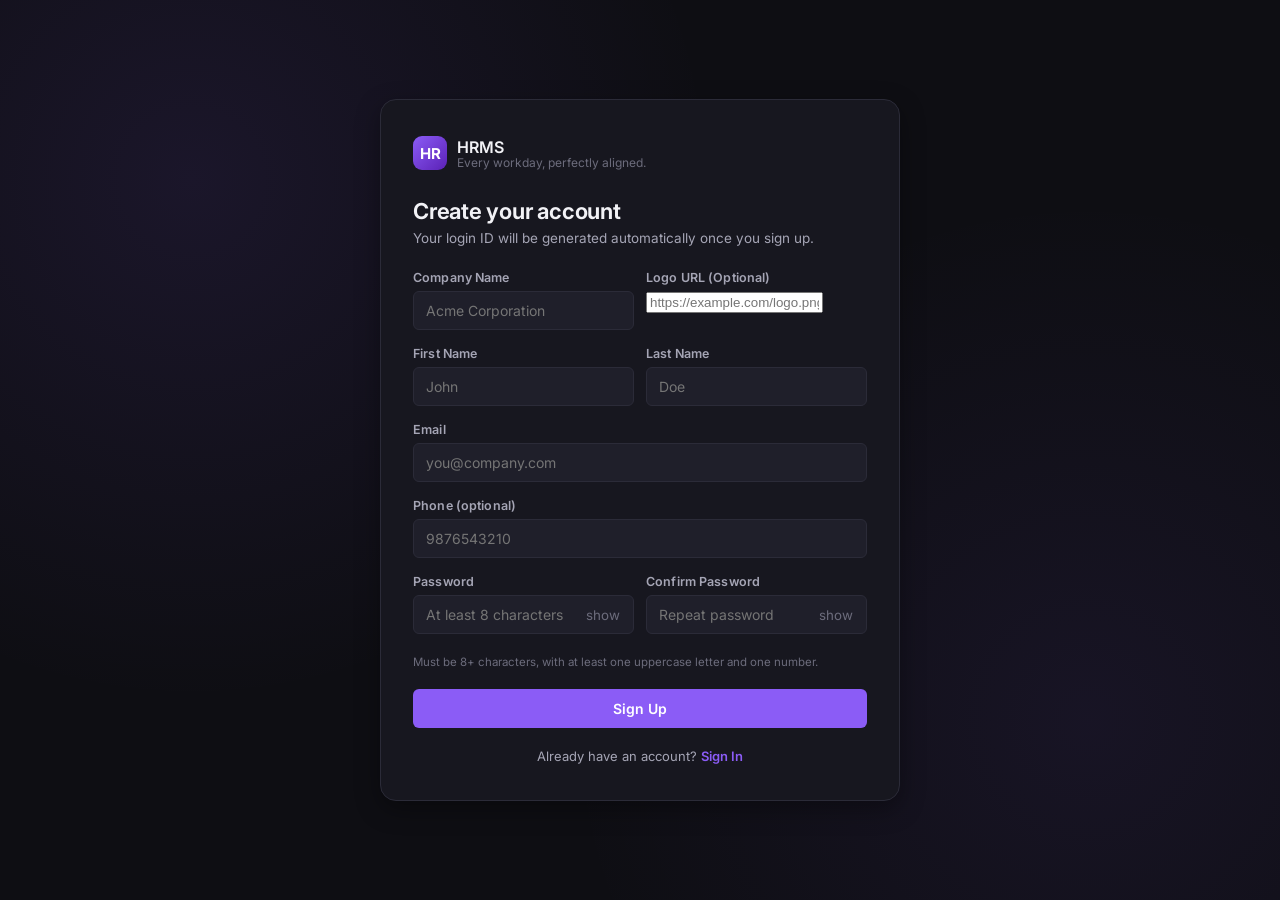
<file: frontend/signup.html>
<!DOCTYPE html>
<html lang="en">
<head>
<meta charset="UTF-8">
<meta name="viewport" content="width=device-width, initial-scale=1.0">
<title>Sign Up · HRMS</title>
<link rel="preconnect" href="https://fonts.googleapis.com">
<link href="https://fonts.googleapis.com/css2?family=Inter:wght@400;500;600;650;700&display=swap" rel="stylesheet">
<link rel="stylesheet" href="css/style.css">
</head>
<body>
  <div class="centered-shell">
    <div class="auth-card wide">
      <div class="brand-row">
        <div class="brand-mark">HR</div>
        <div>
          <div class="brand-name">HRMS</div>
          <div class="brand-tagline">Every workday, perfectly aligned.</div>
        </div>
      </div>

      <h1 class="page-title">Create your account</h1>
      <p class="subtitle">Your login ID will be generated automatically once you sign up.</p>

      <div class="banner" id="banner"></div>

      <form id="signupForm" novalidate>
        <div class="field-row">
          <div class="field" style="flex: 1;">
            <label for="companyName">Company Name</label>
            <input type="text" id="companyName" placeholder="Acme Corporation" required>
          </div>
          <div class="field" style="flex: 1;">
            <label for="companyLogo">Logo URL (Optional)</label>
            <input type="url" id="companyLogo" placeholder="https://example.com/logo.png">
          </div>
        </div>

        <div class="field-row">
          <div class="field">
            <label for="firstName">First Name</label>
            <input type="text" id="firstName" placeholder="John" required>
          </div>
          <div class="field">
            <label for="lastName">Last Name</label>
            <input type="text" id="lastName" placeholder="Doe" required>
          </div>
        </div>

        <div class="field">
          <label for="email">Email</label>
          <input type="email" id="email" placeholder="you@company.com" required>
          <div class="error-text" id="emailError">Enter a valid email address.</div>
        </div>

        <div class="field">
          <label for="phone">Phone (optional)</label>
          <input type="tel" id="phone" placeholder="9876543210">
        </div>

        <div class="field-row">
          <div class="field">
            <label for="password">Password</label>
            <div class="password-wrap">
              <input type="password" id="password" placeholder="At least 8 characters" required>
              <button type="button" class="password-toggle" data-target="password">show</button>
            </div>
          </div>
          <div class="field">
            <label for="confirmPassword">Confirm Password</label>
            <div class="password-wrap">
              <input type="password" id="confirmPassword" placeholder="Repeat password" required>
              <button type="button" class="password-toggle" data-target="confirmPassword">show</button>
            </div>
          </div>
        </div>
        <p class="helper-text" id="pwHelper">Must be 8+ characters, with at least one uppercase letter and one number.</p>
        <div class="error-text" id="passwordError">Passwords must match and meet the strength rule above.</div>

        <button type="submit" class="btn btn-primary" id="submitBtn" style="margin-top: 8px;">Sign Up</button>
      </form>

      <div class="form-footer">
        Already have an account? <button class="link-btn" onclick="window.location.href='index.html'">Sign In</button>
      </div>
    </div>
  </div>

  <script src="js/api.js"></script>
  <script>
    if (Auth.getToken()) window.location.href = "dashboard.html";

    document.querySelectorAll(".password-toggle").forEach(btn => {
      btn.addEventListener("click", () => {
        const input = document.getElementById(btn.dataset.target);
        const isPw = input.type === "password";
        input.type = isPw ? "text" : "password";
        btn.textContent = isPw ? "hide" : "show";
      });
    });

    const form = document.getElementById("signupForm");
    const banner = document.getElementById("banner");
    const submitBtn = document.getElementById("submitBtn");

    function isStrongPassword(pw) {
      return pw.length >= 8 && /[A-Z]/.test(pw) && /[0-9]/.test(pw);
    }

    form.addEventListener("submit", async (e) => {
      e.preventDefault();
      hideBanner(banner);

      const email = document.getElementById("email").value.trim();
      const password = document.getElementById("password").value;
      const confirmPassword = document.getElementById("confirmPassword").value;

      const emailOk = /^[^\s@]+@[^\s@]+\.[^\s@]+$/.test(email);
      document.getElementById("email").classList.toggle("invalid", !emailOk);
      document.getElementById("emailError").classList.toggle("show", !emailOk);

      const pwOk = isStrongPassword(password) && password === confirmPassword;
      document.getElementById("password").classList.toggle("invalid", !pwOk);
      document.getElementById("confirmPassword").classList.toggle("invalid", !pwOk);
      document.getElementById("passwordError").classList.toggle("show", !pwOk);

      if (!emailOk || !pwOk) return;

      const logoInput = document.getElementById("companyLogo").value.trim();
      const logoUrl = logoInput.length > 0 ? logoInput : null;

      const payload = {
        company_name: document.getElementById("companyName").value.trim(),
        logo_url: logoUrl,
        first_name: document.getElementById("firstName").value.trim(),
        last_name: document.getElementById("lastName").value.trim(),
        email,
        phone: document.getElementById("phone").value.trim() || null,
        role: "admin",
        password,
        confirm_password: confirmPassword,
      };

      submitBtn.disabled = true;
      submitBtn.textContent = "Creating account…";
      try {
        const data = await api.post("/api/auth/signup", payload);
        Auth.setSession(data.access_token, {
          role: data.role,
          login_id: data.login_id,
          full_name: data.full_name,
          must_change_password: data.must_change_password,
          company_name: data.company_name,
          company_logo_url: data.company_logo_url,
        });
        toast(`Account created! Your login ID is ${data.login_id}`, "success");
        setTimeout(() => window.location.href = "dashboard.html", 1200);
      } catch (err) {
        showBanner(banner, err.message, "error");
      } finally {
        submitBtn.disabled = false;
        submitBtn.textContent = "Sign Up";
      }
    });
  </script>
</body>
</html>
</file>
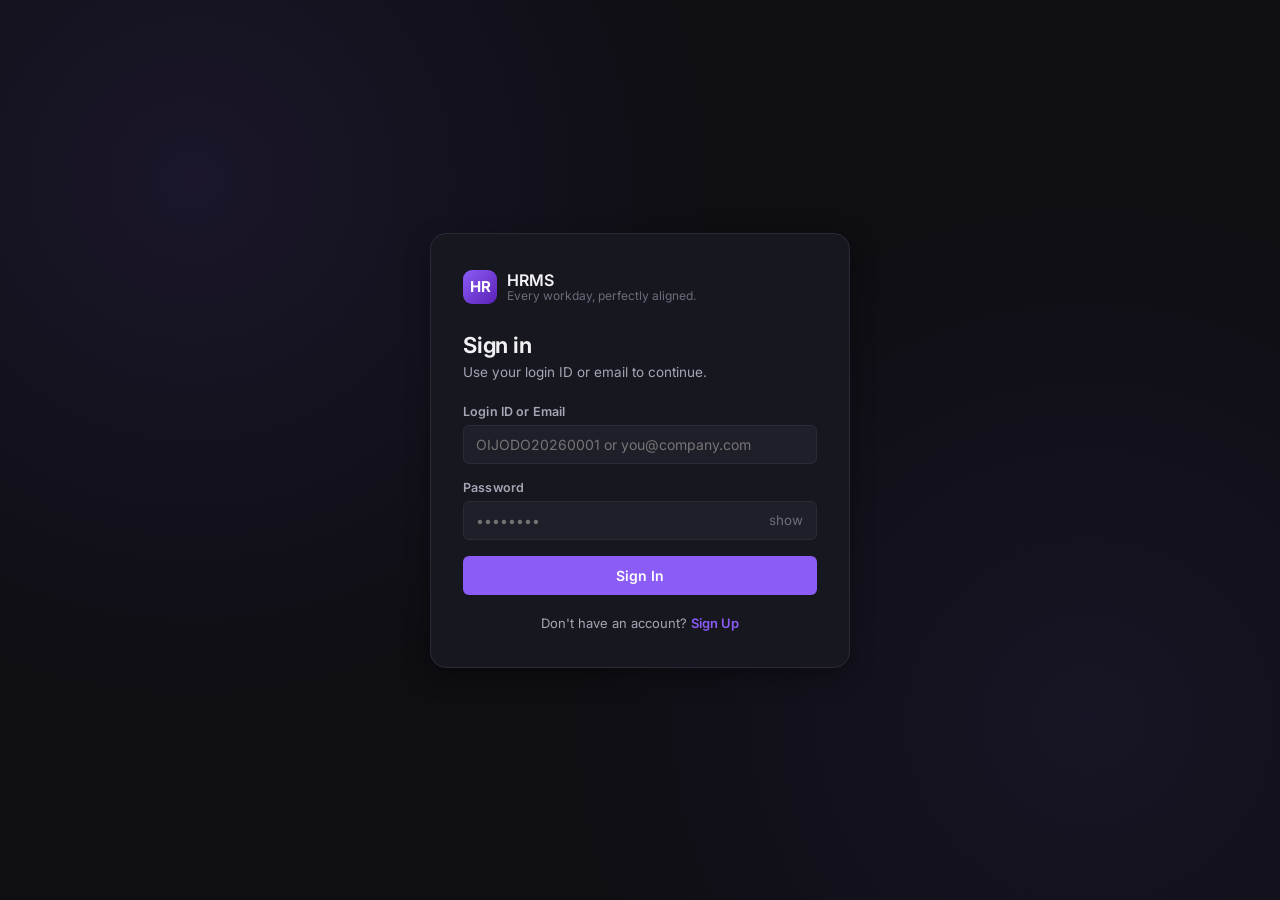
<file: frontend/timeoff.html>
<!DOCTYPE html>
<html lang="en">
<head>
<meta charset="UTF-8">
<meta name="viewport" content="width=device-width, initial-scale=1.0">
<title>Time Off · HRMS</title>
<link rel="preconnect" href="https://fonts.googleapis.com">
<link href="https://fonts.googleapis.com/css2?family=Inter:wght@400;500;600;650;700&display=swap" rel="stylesheet">
<link rel="stylesheet" href="css/style.css">
</head>
<body>
  <div id="topbar-mount"></div>

  <div class="page-wrap">
    <div class="page-head">
      <div>
        <h1 class="page-title">Time Off</h1>
        <p class="subtitle mt-0" id="pageSubtitle">Loading…</p>
      </div>
      <div style="display:flex; gap:10px; align-items:center;">
        <select id="statusFilter" style="display:none; width:auto;">
          <option value="">All statuses</option>
          <option value="pending">Pending</option>
          <option value="approved">Approved</option>
          <option value="rejected">Rejected</option>
        </select>
        <button class="btn btn-primary btn-sm" id="newLeaveBtn" style="display:none;">+ New</button>
      </div>
    </div>

    <div class="leave-balance-row" id="balanceRow"></div>

    <div class="panel" id="calendarPanel" style="margin-bottom: 20px; display: none;">
      <div style="display:flex; align-items:center; justify-content:space-between; margin-bottom:14px;">
        <h3 style="margin:0; font-size:15px; font-weight:650;" id="calMonthLabel"></h3>
        <div style="display:flex; gap:6px;">
          <button class="btn-icon" id="calPrev">◀</button>
          <button class="btn-icon" id="calNext">▶</button>
        </div>
      </div>
      <div style="display:grid; grid-template-columns: repeat(7, 1fr); gap:2px; text-align:center;">
        <div style="font-size:11px; font-weight:600; color:var(--text-faint); padding:6px;">Mon</div>
        <div style="font-size:11px; font-weight:600; color:var(--text-faint); padding:6px;">Tue</div>
        <div style="font-size:11px; font-weight:600; color:var(--text-faint); padding:6px;">Wed</div>
        <div style="font-size:11px; font-weight:600; color:var(--text-faint); padding:6px;">Thu</div>
        <div style="font-size:11px; font-weight:600; color:var(--text-faint); padding:6px;">Fri</div>
        <div style="font-size:11px; font-weight:600; color:var(--text-faint); padding:6px;">Sat</div>
        <div style="font-size:11px; font-weight:600; color:var(--text-faint); padding:6px;">Sun</div>
      </div>
      <div id="calGrid" style="display:grid; grid-template-columns: repeat(7, 1fr); gap:2px; text-align:center;"></div>
    </div>

    <div class="panel">
      <table class="data-table">
        <thead id="tableHead"></thead>
        <tbody id="tableBody">
          <tr><td colspan="6"><div class="skeleton" style="height:40px;"></div></td></tr>
        </tbody>
      </table>
    </div>
  </div>

  <!-- Apply for leave modal -->
  <div class="modal-overlay" id="applyModal">
    <div class="modal-box">
      <div class="modal-head">
        <h3>Time Off Type Request</h3>
        <button class="modal-close" id="closeApplyModal">✕</button>
      </div>
      <div class="banner" id="applyBanner"></div>
      <form id="applyForm">
        <div class="field">
          <label>Employee</label>
          <input type="text" id="modalEmpName" disabled style="opacity:0.6;">
        </div>
        <div class="field">
          <label>Time Off Type</label>
          <select id="leaveType" required>
            <option value="paid">Paid Time Off</option>
            <option value="sick">Sick Leave</option>
            <option value="unpaid">Unpaid Leave</option>
          </select>
        </div>
        <div class="field-row">
          <div class="field"><label>Start Date</label><input type="date" id="startDate" required onchange="calcAllocation()"></div>
          <div class="field"><label>End Date</label><input type="date" id="endDate" required onchange="calcAllocation()"></div>
        </div>
        <div class="field">
          <label>Allocation</label>
          <div style="display:flex; align-items:center; gap:8px;">
            <input type="text" id="allocationDisplay" value="0.00" disabled style="max-width:80px; text-align:center; font-weight:700; opacity:0.7;">
            <span style="font-size:13px; color:var(--text-dim);">Days</span>
          </div>
        </div>
        <div class="field">
          <label>Remarks</label>
          <textarea id="remarks" rows="2" maxlength="300" placeholder="Optional note for your manager"></textarea>
        </div>
        <div class="field">
          <label>Attachment (for sick leave certificate)</label>
          <input type="file" id="attachmentFile" accept=".pdf,image/*">
        </div>
        <div style="display:flex; gap:10px; margin-top:8px;">
          <button type="submit" class="btn btn-primary" id="applySubmit" style="flex:1;">Submit</button>
          <button type="button" class="btn btn-ghost" onclick="document.getElementById('applyModal').classList.remove('show')" style="flex:1;">Discard</button>
        </div>
      </form>
    </div>
  </div>

  <!-- Reject reason modal -->
  <div class="modal-overlay" id="rejectModal">
    <div class="modal-box">
      <div class="modal-head"><h3>Reject Request</h3><button class="modal-close" id="closeRejectModal">✕</button></div>
      <div class="field"><label>Reason (optional, shown to employee)</label><textarea id="rejectComment" rows="3" maxlength="300"></textarea></div>
      <button class="btn btn-danger" id="confirmRejectBtn" style="width:100%;">Confirm Rejection</button>
    </div>
  </div>

  <script src="js/api.js"></script>
  <script src="js/shell.js"></script>
  <script>
    const session = renderShell("timeoff");
    const isAdmin = session.role === "admin";
    let pendingRejectId = null;

    document.getElementById("pageSubtitle").textContent = isAdmin
      ? "Review and decide on every employee's time-off requests."
      : "Apply for leave and track your requests.";

    if (!isAdmin) document.getElementById("newLeaveBtn").style.display = "inline-flex";
    if (isAdmin) document.getElementById("statusFilter").style.display = "inline-block";

    const balanceLabels = { paid: "Paid Time Off", sick: "Sick Leave", unpaid: "Unpaid Leave" };

    async function loadBalances() {
      if (isAdmin) { document.getElementById("balanceRow").innerHTML = ""; return; }
      try {
        const balances = await api.get("/api/timeoff/balances");
        document.getElementById("balanceRow").innerHTML = balances.map(b => `
          <div class="balance-chip">
            <div class="num">${b.available_days}</div>
            <div class="lbl">${balanceLabels[b.leave_type] || b.leave_type} available</div>
          </div>
        `).join("");
      } catch (err) { /* non-critical */ }
    }

    async function loadRequests() {
      const head = document.getElementById("tableHead");
      const body = document.getElementById("tableBody");
      head.innerHTML = isAdmin
        ? `<tr><th>Employee</th><th>Type</th><th>Start</th><th>End</th><th>Days</th><th>Remarks</th><th>Status</th><th></th></tr>`
        : `<tr><th>Type</th><th>Start</th><th>End</th><th>Days</th><th>Remarks</th><th>Status</th></tr>`;

      try {
        const statusFilter = isAdmin ? document.getElementById("statusFilter").value : "";
        const rows = isAdmin
          ? await api.get(`/api/timeoff/all${statusFilter ? "?status_filter=" + statusFilter : ""}`)
          : await api.get("/api/timeoff/me");

        if (!rows.length) {
          body.innerHTML = `<tr><td colspan="8"><div class="empty-state"><div class="icon">🏖️</div>No time-off requests yet.</div></td></tr>`;
          return;
        }

        body.innerHTML = rows.map(r => `
          <tr>
            ${isAdmin ? `<td>${r.employee_name}</td>` : ""}
            <td>${balanceLabels[r.leave_type] || r.leave_type}</td>
            <td>${fmtDate(r.start_date)}</td>
            <td>${fmtDate(r.end_date)}</td>
            <td>${r.days_count}</td>
            <td>${r.remarks || '<span class="text-muted">—</span>'}</td>
            <td><span class="badge ${r.status}">${r.status}</span></td>
            ${isAdmin ? `<td>${r.status === "pending" ? `
              <div style="display:flex; gap:6px;">
                <button class="btn btn-success btn-sm" onclick="approveRequest(${r.id})">Approve</button>
                <button class="btn btn-danger btn-sm" onclick="openReject(${r.id})">Reject</button>
              </div>` : (r.admin_comment ? `<span class="text-muted" style="font-size:12px;">${r.admin_comment}</span>` : "")}</td>` : ""}
          </tr>
        `).join("");
      } catch (err) {
        body.innerHTML = `<tr><td colspan="8"><div class="empty-state">${err.message}</div></td></tr>`;
      }
    }

    document.getElementById("statusFilter")?.addEventListener("change", loadRequests);

    async function approveRequest(id) {
      try {
        await api.post(`/api/timeoff/${id}/decide`, { decision: "approved" });
        toast("Request approved.", "success");
        loadRequests();
      } catch (err) { toast(err.message, "error"); }
    }

    function openReject(id) {
      pendingRejectId = id;
      document.getElementById("rejectComment").value = "";
      document.getElementById("rejectModal").classList.add("show");
    }
    document.getElementById("closeRejectModal").addEventListener("click", () => document.getElementById("rejectModal").classList.remove("show"));
    document.getElementById("confirmRejectBtn").addEventListener("click", async () => {
      try {
        await api.post(`/api/timeoff/${pendingRejectId}/decide`, {
          decision: "rejected",
          admin_comment: document.getElementById("rejectComment").value.trim() || null,
        });
        document.getElementById("rejectModal").classList.remove("show");
        toast("Request rejected.", "success");
        loadRequests();
      } catch (err) { toast(err.message, "error"); }
    });

    // ---------------------------------------------------- apply modal
    const applyModal = document.getElementById("applyModal");
    document.getElementById("closeApplyModal").addEventListener("click", () => applyModal.classList.remove("show"));

    document.getElementById("applyForm").addEventListener("submit", async (e) => {
      e.preventDefault();
      const banner = document.getElementById("applyBanner");
      hideBanner(banner);
      const start = document.getElementById("startDate").value;
      const end = document.getElementById("endDate").value;

      if (!start || !end) { showBanner(banner, "Please choose both a start and end date.", "error"); return; }
      if (end < start) { showBanner(banner, "End date cannot be before the start date.", "error"); return; }

      const submitBtn = document.getElementById("applySubmit");
      submitBtn.disabled = true;
      submitBtn.textContent = "Submitting…";
      try {
        const fileInput = document.getElementById("attachmentFile");
        const attachment_url = fileInput.files.length > 0 ? `uploads/leaves/${fileInput.files[0].name}` : null;
        await api.post("/api/timeoff/apply", {
          leave_type: document.getElementById("leaveType").value,
          start_date: start,
          end_date: end,
          remarks: document.getElementById("remarks").value.trim() || null,
          attachment_url: attachment_url,
        });
        applyModal.classList.remove("show");
        toast("Time-off request submitted.", "success");
        loadRequests();
        loadBalances();
        renderCalendar();
      } catch (err) {
        showBanner(banner, err.message, "error");
      } finally {
        submitBtn.disabled = false;
        submitBtn.textContent = "Submit";
      }
    });

    // ---------------------------------------------------- allocation calculator
    function calcAllocation() {
      const start = document.getElementById("startDate").value;
      const end = document.getElementById("endDate").value;
      if (start && end) {
        const diff = (new Date(end) - new Date(start)) / (1000 * 60 * 60 * 24) + 1;
        document.getElementById("allocationDisplay").value = diff > 0 ? diff.toFixed(2) : "0.00";
      } else {
        document.getElementById("allocationDisplay").value = "0.00";
      }
    }

    // ---------------------------------------------------- calendar
    let calYear, calMonth, approvedLeaves = [];

    function initCalendar() {
      if (isAdmin) return;
      const now = new Date();
      calYear = now.getFullYear();
      calMonth = now.getMonth();
      document.getElementById("calendarPanel").style.display = "block";
      document.getElementById("calPrev").addEventListener("click", () => { calMonth--; if (calMonth < 0) { calMonth = 11; calYear--; } renderCalendar(); });
      document.getElementById("calNext").addEventListener("click", () => { calMonth++; if (calMonth > 11) { calMonth = 0; calYear++; } renderCalendar(); });
      renderCalendar();
    }

    async function renderCalendar() {
      const monthNames = ["January","February","March","April","May","June","July","August","September","October","November","December"];
      document.getElementById("calMonthLabel").textContent = `${monthNames[calMonth]} ${calYear}`;

      // Fetch approved leaves to highlight on the calendar
      try {
        const rows = await api.get("/api/timeoff/me");
        approvedLeaves = rows.filter(r => r.status === "approved");
      } catch { approvedLeaves = []; }

      const grid = document.getElementById("calGrid");
      const firstDay = new Date(calYear, calMonth, 1).getDay(); // 0=Sun
      const daysInMonth = new Date(calYear, calMonth + 1, 0).getDate();
      const offset = firstDay === 0 ? 6 : firstDay - 1; // shift so Mon=0

      let html = "";
      for (let i = 0; i < offset; i++) {
        html += `<div style="padding:8px; font-size:13px;"></div>`;
      }
      for (let d = 1; d <= daysInMonth; d++) {
        const dateStr = `${calYear}-${String(calMonth+1).padStart(2,"0")}-${String(d).padStart(2,"0")}`;
        const isLeave = approvedLeaves.some(l => dateStr >= l.start_date && dateStr <= l.end_date);
        const isToday = dateStr === new Date().toISOString().slice(0, 10);
        let style = "padding:8px; font-size:13px; border-radius:6px;";
        if (isLeave) style += "background: var(--red-soft); color: var(--red); font-weight:600;";
        else if (isToday) style += "background: var(--accent-soft); color: #c4b5fd; font-weight:700;";
        html += `<div style="${style}">${d}</div>`;
      }
      grid.innerHTML = html;
    }

    // ---------------------------------------------------- modal pre-fill
    document.getElementById("newLeaveBtn")?.addEventListener("click", () => {
      document.getElementById("applyForm").reset();
      document.getElementById("modalEmpName").value = session.full_name;
      document.getElementById("allocationDisplay").value = "0.00";
      hideBanner(document.getElementById("applyBanner"));
      applyModal.classList.add("show");
    });

    loadBalances();
    loadRequests();
    initCalendar();
  </script>
</body>
</html>
</file>
<file: frontend/css/style.css>
/* ============================================================
   HRMS Design Tokens
   Dark workspace theme, violet accent (matches the wireframe's
   sign-in button), tuned for a data-dense HR tool rather than
   a marketing page.
   ============================================================ */
:root {
  --bg:            #0e0e13;
  --surface:       #17171f;
  --surface-2:     #1f1f2a;
  --border:        #2b2b38;
  --border-soft:   #23232e;

  --text:          #f2f2f6;
  --text-dim:      #a5a5b5;
  --text-faint:    #6c6c7c;

  --accent:        #8b5cf6;
  --accent-hover:  #7c4ce0;
  --accent-soft:   rgba(139, 92, 246, 0.14);

  --green:         #34d399;
  --green-soft:    rgba(52, 211, 153, 0.14);
  --yellow:        #fbbf24;
  --yellow-soft:   rgba(251, 191, 36, 0.14);
  --red:           #f87171;
  --red-soft:      rgba(248, 113, 113, 0.14);

  --radius-sm: 6px;
  --radius-md: 10px;
  --radius-lg: 16px;
  --shadow: 0 8px 24px rgba(0,0,0,0.35);

  --font-body: 'Inter', -apple-system, BlinkMacSystemFont, 'Segoe UI', sans-serif;
  --font-mono: 'JetBrains Mono', 'SFMono-Regular', Consolas, monospace;
}

* { box-sizing: border-box; }
html, body { height: 100%; }
body {
  margin: 0;
  font-family: var(--font-body);
  background: var(--bg);
  color: var(--text);
  -webkit-font-smoothing: antialiased;
}

a { color: inherit; }
button { font-family: inherit; }

/* ---------------------------------------------------------- layout shells */
.centered-shell {
  min-height: 100vh;
  display: flex;
  align-items: center;
  justify-content: center;
  padding: 24px;
  background:
    radial-gradient(circle at 15% 20%, rgba(139,92,246,0.10), transparent 40%),
    radial-gradient(circle at 85% 80%, rgba(139,92,246,0.08), transparent 40%),
    var(--bg);
}

.auth-card {
  width: 100%;
  max-width: 420px;
  background: var(--surface);
  border: 1px solid var(--border);
  border-radius: var(--radius-lg);
  padding: 36px 32px;
  box-shadow: var(--shadow);
}

.auth-card.wide { max-width: 520px; }

.brand-row {
  display: flex;
  align-items: center;
  gap: 10px;
  margin-bottom: 28px;
}
.brand-mark {
  width: 34px; height: 34px;
  border-radius: 9px;
  background: linear-gradient(135deg, var(--accent), #5b21b6);
  display: flex; align-items: center; justify-content: center;
  font-weight: 700; font-size: 15px; color: white;
}
.brand-name { font-weight: 600; font-size: 16px; letter-spacing: -0.01em; }
.brand-tagline { font-size: 12px; color: var(--text-faint); margin-top: -2px; }

h1.page-title { font-size: 22px; font-weight: 650; margin: 0 0 6px; letter-spacing: -0.01em; }
.subtitle { color: var(--text-dim); font-size: 13.5px; margin: 0 0 24px; }

/* ---------------------------------------------------------- form controls */
.field { margin-bottom: 16px; }
.field label {
  display: block; font-size: 12.5px; font-weight: 600;
  color: var(--text-dim); margin-bottom: 6px; letter-spacing: 0.01em;
}
.field-row { display: flex; gap: 12px; }
.field-row .field { flex: 1; }

input[type="text"], input[type="email"], input[type="password"],
input[type="tel"], input[type="date"], input[type="number"], select, textarea {
  width: 100%;
  background: var(--surface-2);
  border: 1px solid var(--border);
  color: var(--text);
  padding: 10px 12px;
  border-radius: var(--radius-sm);
  font-size: 14px;
  font-family: inherit;
  transition: border-color 0.15s;
}
input:focus, select:focus, textarea:focus {
  outline: none;
  border-color: var(--accent);
  box-shadow: 0 0 0 3px var(--accent-soft);
}
input:disabled, textarea:disabled { opacity: 0.55; cursor: not-allowed; }
input.invalid, select.invalid { border-color: var(--red); }

.password-wrap { position: relative; }
.password-toggle {
  position: absolute; right: 10px; top: 50%; transform: translateY(-50%);
  background: none; border: none; cursor: pointer; color: var(--text-faint);
  padding: 4px; display: flex;
}
.password-toggle:hover { color: var(--text-dim); }

.error-text { color: var(--red); font-size: 12px; margin-top: 5px; display: none; }
.error-text.show { display: block; }

.helper-text { color: var(--text-faint); font-size: 11.5px; margin-top: 5px; }

/* ---------------------------------------------------------- buttons */
.btn {
  display: inline-flex; align-items: center; justify-content: center; gap: 8px;
  border: none; border-radius: var(--radius-sm);
  padding: 11px 18px; font-size: 14px; font-weight: 600;
  cursor: pointer; transition: background 0.15s, transform 0.05s;
}
.btn:active { transform: scale(0.98); }
.btn-primary { background: var(--accent); color: white; width: 100%; }
.btn-primary:hover { background: var(--accent-hover); }
.btn-primary:disabled { background: #4b4b5c; cursor: not-allowed; }
.btn-ghost { background: transparent; color: var(--text-dim); border: 1px solid var(--border); }
.btn-ghost:hover { color: var(--text); border-color: var(--text-faint); }
.btn-sm { padding: 6px 12px; font-size: 12.5px; }
.btn-danger { background: var(--red-soft); color: var(--red); }
.btn-success { background: var(--green-soft); color: var(--green); }
.btn-icon { padding: 8px; border-radius: 50%; background: var(--surface-2); border: 1px solid var(--border); color: var(--text-dim); cursor: pointer; }

.link-btn { background: none; border: none; color: var(--accent); cursor: pointer; font-size: inherit; font-weight: 600; padding: 0; }
.link-btn:hover { text-decoration: underline; }

.form-footer { text-align: center; margin-top: 20px; font-size: 13px; color: var(--text-dim); }

.banner {
  padding: 10px 14px; border-radius: var(--radius-sm); font-size: 13px; margin-bottom: 16px;
  display: none; align-items: center; gap: 8px;
}
.banner.show { display: flex; }
.banner.error { background: var(--red-soft); color: var(--red); }
.banner.success { background: var(--green-soft); color: var(--green); }
.banner.info { background: var(--accent-soft); color: #c4b5fd; }

/* ---------------------------------------------------------- app shell (post-login) */
.topbar {
  display: flex; align-items: center; gap: 22px;
  padding: 0 24px; height: 58px;
  background: var(--surface); border-bottom: 1px solid var(--border);
  position: sticky; top: 0; z-index: 20;
}
.topbar .brand-row { margin: 0; }
.topbar nav { display: flex; gap: 4px; flex: 1; }
.topbar nav a {
  text-decoration: none; color: var(--text-dim); font-size: 13.5px; font-weight: 600;
  padding: 8px 14px; border-radius: var(--radius-sm);
}
.topbar nav a:hover { color: var(--text); background: var(--surface-2); }
.topbar nav a.active { color: var(--text); background: var(--accent-soft); color: #c4b5fd; }

.topbar-search {
  background: var(--surface-2); border: 1px solid var(--border); border-radius: var(--radius-sm);
  padding: 7px 12px; font-size: 13px; color: var(--text); width: 200px;
}

.avatar-menu { position: relative; }
.avatar-btn {
  width: 34px; height: 34px; border-radius: 50%; cursor: pointer; border: 2px solid transparent;
  display: flex; align-items: center; justify-content: center; background: var(--accent);
  color: white; font-weight: 700; font-size: 13px; position: relative;
}
.status-dot {
  width: 9px; height: 9px; border-radius: 50%; position: absolute; bottom: -1px; right: -1px;
  border: 2px solid var(--surface);
}
.status-dot.present { background: var(--green); }
.status-dot.absent { background: var(--yellow); }
.status-dot.leave { background: var(--text-faint); }

.dropdown {
  position: absolute; right: 0; top: 44px; background: var(--surface-2);
  border: 1px solid var(--border); border-radius: var(--radius-md); min-width: 170px;
  box-shadow: var(--shadow); display: none; overflow: hidden; z-index: 30;
}
.dropdown.show { display: block; }
.dropdown button, .dropdown a {
  display: block; width: 100%; text-align: left; background: none; border: none;
  color: var(--text); padding: 11px 14px; font-size: 13.5px; cursor: pointer; text-decoration: none;
}
.dropdown button:hover, .dropdown a:hover { background: var(--surface); }

.page-wrap { max-width: 1180px; margin: 0 auto; padding: 28px 24px 60px; }
.page-head { display: flex; align-items: center; justify-content: space-between; margin-bottom: 22px; flex-wrap: wrap; gap: 12px; }

/* ---------------------------------------------------------- employee grid */
.emp-grid {
  display: grid; grid-template-columns: repeat(auto-fill, minmax(180px, 1fr)); gap: 14px;
}
.emp-card {
  background: var(--surface); border: 1px solid var(--border); border-radius: var(--radius-md);
  padding: 16px; text-align: center; cursor: pointer; transition: border-color 0.15s, transform 0.1s;
  position: relative;
}
.emp-card:hover { border-color: var(--accent); transform: translateY(-2px); }
.emp-avatar {
  width: 56px; height: 56px; border-radius: 50%; margin: 0 auto 10px; background: var(--surface-2);
  display: flex; align-items: center; justify-content: center; font-weight: 700; color: var(--text-dim);
  font-size: 18px; position: relative; border: 1px solid var(--border);
}
.emp-name { font-size: 13.5px; font-weight: 600; }
.emp-role { font-size: 11.5px; color: var(--text-faint); margin-top: 2px; }
.emp-status-icon { position: absolute; top: 12px; right: 12px; font-size: 14px; }

/* ---------------------------------------------------------- cards / panels */
.panel {
  background: var(--surface); border: 1px solid var(--border); border-radius: var(--radius-lg);
  padding: 22px;
}
.panel + .panel { margin-top: 18px; }
.panel-title { font-size: 15px; font-weight: 650; margin: 0 0 16px; }

.tabs { display: flex; gap: 4px; border-bottom: 1px solid var(--border); margin-bottom: 20px; }
.tab-btn {
  background: none; border: none; color: var(--text-dim); padding: 10px 16px; font-size: 13.5px;
  font-weight: 600; cursor: pointer; border-bottom: 2px solid transparent; margin-bottom: -1px;
}
.tab-btn.active { color: var(--text); border-bottom-color: var(--accent); }
.tab-panel { display: none; }
.tab-panel.active { display: block; }

.grid-2 { display: grid; grid-template-columns: 1fr 1fr; gap: 16px 24px; }
@media (max-width: 720px) { .grid-2 { grid-template-columns: 1fr; } }

/* ---------------------------------------------------------- tables */
table.data-table { width: 100%; border-collapse: collapse; font-size: 13.5px; }
table.data-table th {
  text-align: left; color: var(--text-faint); font-weight: 600; font-size: 11.5px;
  text-transform: uppercase; letter-spacing: 0.04em; padding: 10px 12px; border-bottom: 1px solid var(--border);
}
table.data-table td { padding: 12px; border-bottom: 1px solid var(--border-soft); }
table.data-table tr:last-child td { border-bottom: none; }
table.data-table tr:hover td { background: var(--surface-2); }

.badge {
  display: inline-flex; align-items: center; gap: 5px; padding: 3px 10px; border-radius: 999px;
  font-size: 11.5px; font-weight: 650;
}
.badge.present, .badge.approved { background: var(--green-soft); color: var(--green); }
.badge.absent, .badge.rejected { background: var(--red-soft); color: var(--red); }
.badge.half_day, .badge.pending { background: var(--yellow-soft); color: var(--yellow); }
.badge.leave { background: var(--accent-soft); color: #c4b5fd; }

.empty-state { text-align: center; padding: 50px 20px; color: var(--text-faint); }
.empty-state .icon { font-size: 32px; margin-bottom: 10px; }

/* ---------------------------------------------------------- modal */
.modal-overlay {
  position: fixed; inset: 0; background: rgba(5,5,8,0.6); backdrop-filter: blur(2px);
  display: none; align-items: center; justify-content: center; z-index: 50; padding: 20px;
}
.modal-overlay.show { display: flex; }
.modal-box {
  background: var(--surface); border: 1px solid var(--border); border-radius: var(--radius-lg);
  width: 100%; max-width: 460px; padding: 26px; box-shadow: var(--shadow);
}
.modal-head { display: flex; align-items: center; justify-content: space-between; margin-bottom: 18px; }
.modal-head h3 { margin: 0; font-size: 16px; }
.modal-close { background: none; border: none; color: var(--text-faint); cursor: pointer; font-size: 18px; }

.leave-balance-row { display: flex; gap: 12px; margin-bottom: 20px; flex-wrap: wrap; }
.balance-chip {
  flex: 1; min-width: 130px; background: var(--surface-2); border: 1px solid var(--border);
  border-radius: var(--radius-md); padding: 14px;
}
.balance-chip .num { font-size: 22px; font-weight: 700; }
.balance-chip .lbl { font-size: 11.5px; color: var(--text-faint); margin-top: 2px; }

.stat-row { display: flex; gap: 14px; flex-wrap: wrap; margin-bottom: 20px; }
.stat-card {
  flex: 1; min-width: 150px; background: var(--surface); border: 1px solid var(--border);
  border-radius: var(--radius-md); padding: 16px;
}
.stat-card .val { font-size: 24px; font-weight: 700; }
.stat-card .lbl { font-size: 12px; color: var(--text-faint); margin-top: 4px; }

.checkinout-card {
  background: var(--surface); border: 1px solid var(--border); border-radius: var(--radius-lg);
  padding: 20px; display: flex; align-items: center; justify-content: space-between; margin-bottom: 20px;
}

.toast-container { position: fixed; bottom: 20px; right: 20px; z-index: 100; display: flex; flex-direction: column; gap: 10px; }
.toast {
  background: var(--surface-2); border: 1px solid var(--border); border-radius: var(--radius-md);
  padding: 12px 16px; font-size: 13.5px; box-shadow: var(--shadow); min-width: 240px;
  animation: slideIn 0.2s ease-out;
}
.toast.error { border-color: var(--red); }
.toast.success { border-color: var(--green); }
@keyframes slideIn { from { transform: translateX(20px); opacity: 0; } to { transform: translateX(0); opacity: 1; } }

.skeleton { background: linear-gradient(90deg, var(--surface-2) 25%, var(--border) 50%, var(--surface-2) 75%); background-size: 200% 100%; animation: shimmer 1.4s infinite; border-radius: var(--radius-sm); }
@keyframes shimmer { 0% { background-position: 200% 0; } 100% { background-position: -200% 0; } }

.text-muted { color: var(--text-faint); }
.mt-0 { margin-top: 0; }
.flex-between { display: flex; align-items: center; justify-content: space-between; }
</file>
